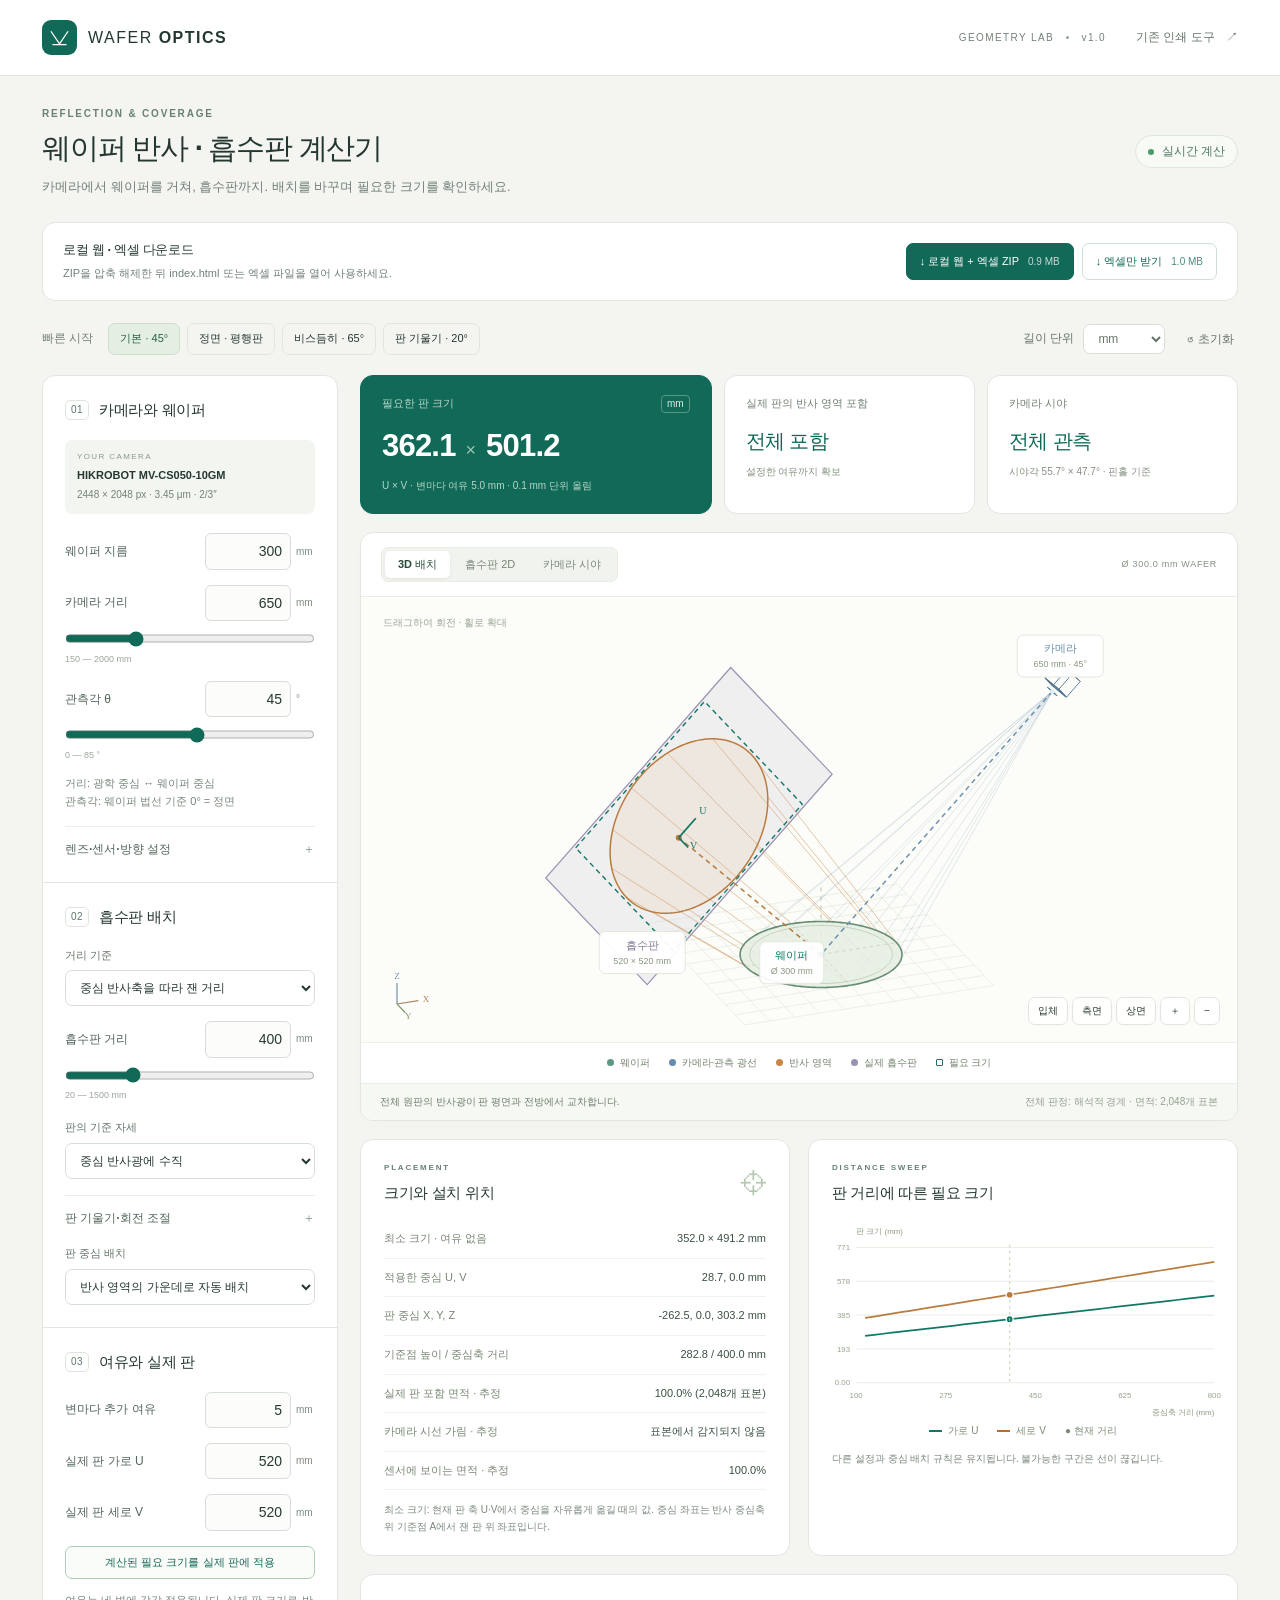
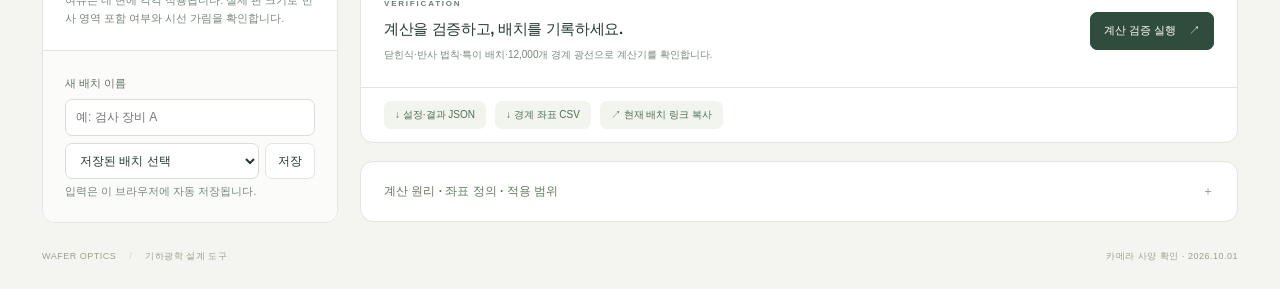
<file: wafer-optics/index.html>
<!doctype html>
<html lang="ko">
<head>
  <meta charset="utf-8">
  <meta name="viewport" content="width=device-width, initial-scale=1">
  <meta name="theme-color" content="#116957">
  <meta name="description" content="산업용 카메라와 300 mm 웨이퍼의 정반사 광선을 추적하여 흡수판의 크기, 위치, 시야를 계산합니다.">
  <title>웨이퍼 반사 · 흡수판 계산기 | Wafer Optics</title>
  <link rel="icon" href="data:image/svg+xml,%3Csvg xmlns='http://www.w3.org/2000/svg' viewBox='0 0 32 32'%3E%3Crect width='32' height='32' rx='8' fill='%23116957'/%3E%3Cpath d='m5 9 11 15L27 9M8 24h16' fill='none' stroke='white' stroke-width='2'/%3E%3C/svg%3E">
  <link rel="stylesheet" href="./styles.css">
  <script type="module" src="./app.mjs"></script>
</head>
<body>
  <a class="skip" href="#workspace">계산기로 바로 가기</a>
  <header class="topbar">
    <a class="brand" href="./" aria-label="Wafer Optics 처음으로"><span class="brand-icon" aria-hidden="true"><svg viewBox="0 0 32 32"><path d="m5 8 11 16L27 8M7 25h18"/></svg></span><span>WAFER <b>OPTICS</b></span></a>
    <div class="topbar-right"><span class="version">GEOMETRY LAB <i></i> v1.0</span><a href="../" class="subtle-link">기존 인쇄 도구 <span aria-hidden="true">↗</span></a></div>
  </header>
  <main>
    <div class="intro">
      <div><p class="eyebrow">REFLECTION & COVERAGE</p><h1>웨이퍼 반사 · 흡수판 계산기</h1><p class="intro-copy">카메라에서 웨이퍼를 거쳐, 흡수판까지. 배치를 바꾸며 필요한 크기를 확인하세요.</p></div>
      <div class="live-indicator"><span></span> 실시간 계산</div>
    </div>
    <section class="download-bar" aria-labelledby="download-title">
      <div><h2 id="download-title">로컬 웹 · 엑셀 다운로드</h2><p>ZIP을 압축 해제한 뒤 index.html 또는 엑셀 파일을 열어 사용하세요.</p></div>
      <div class="download-links"><a class="download-primary" href="./downloads/wafer-optics-local-and-excel.zip" download>↓ 로컬 웹 + 엑셀 ZIP <span>0.9 MB</span></a><a href="./downloads/wafer-optics.xlsx" download>↓ 엑셀만 받기 <span>1.0 MB</span></a></div>
    </section>
    <div class="toolbar">
      <div class="preset-bar" aria-label="배치 프리셋"><span class="toolbar-label">빠른 시작</span><div id="presets"></div></div>
      <div class="toolbar-actions"><label for="unit">길이 단위</label><select id="unit"><option value="mm">mm</option><option value="cm">cm</option><option value="in">inch</option></select><button id="reset" class="icon-text">↺ <span>초기화</span></button></div>
    </div>
    <button id="toggle-inputs" aria-expanded="false" aria-controls="input-controls">카메라·흡수판 입력 설정 ＋</button>
    <div class="workspace" id="workspace">
      <aside class="controls panel" id="input-controls" aria-label="계산 입력">
        <div class="control-section"><div class="section-heading"><span class="step">01</span><h2>카메라와 웨이퍼</h2></div>
          <div class="camera-card"><span class="micro-label">YOUR CAMERA</span><strong>HIKROBOT MV-CS050-10GM</strong><span>2448 × 2048 px · 3.45 μm · 2/3″</span></div>
          <div id="camera-fields"></div>
          <p class="field-note">거리: 광학 중심 ↔ 웨이퍼 중심<br>관측각: 웨이퍼 법선 기준 0° = 정면</p>
          <details><summary>렌즈·센서·방향 설정</summary><div id="optical-fields"></div><p class="field-note">초점거리와 센서 크기는 항상 mm입니다. 전체 센서 사용 기준이며, ROI 사용 시 유효 크기를 수정하세요.</p><button id="restore-sensor" class="text-button">카메라 센서 기본값 적용</button></details>
        </div>
        <div class="control-section"><div class="section-heading"><span class="step">02</span><h2>흡수판 배치</h2></div>
          <label class="select-label" for="distanceMode">거리 기준</label><select id="distanceMode" data-param="distanceMode"><option value="ray">중심 반사축을 따라 잰 거리</option><option value="height">웨이퍼면에서 잰 수직 높이</option></select>
          <div id="plate-fields"></div>
          <label class="select-label" for="plateMode">판의 기준 자세</label><select id="plateMode" data-param="plateMode"><option value="normal">중심 반사광에 수직</option><option value="parallel">웨이퍼와 평행</option></select>
          <details><summary>판 기울기·회전 조절</summary><div id="pose-fields"></div><p class="field-note">기울기 U → 기울기 V → 면내 회전 순서입니다. 아래 도면의 U·V축을 기준으로 합니다.</p></details>
          <label class="select-label" for="centerMode">판 중심 배치</label><select id="centerMode" data-param="centerMode"><option value="auto">반사 영역의 가운데로 자동 배치</option><option value="fixed">기준점에서 지정한 위치로 고정</option></select>
          <div id="offset-fields" hidden></div>
        </div>
        <div class="control-section"><div class="section-heading"><span class="step">03</span><h2>여유와 실제 판</h2></div><div id="size-fields"></div><button id="apply-size" class="outline-button full">계산된 필요 크기를 실제 판에 적용</button><p class="field-note">여유는 네 변에 각각 적용됩니다. 실제 판 크기로 반사 영역 포함 여부와 시선 가림을 확인합니다.</p></div>
        <div class="control-footer"><label for="preset-name">새 배치 이름</label><input id="preset-name" type="text" maxlength="80" placeholder="예: 검사 장비 A"><div class="save-row"><select id="saved-presets" aria-label="내 배치"><option value="">저장된 배치 선택</option></select><button id="save-preset" title="현재 배치 저장">저장</button></div><span id="storage-status" class="field-note">입력은 이 브라우저에 자동 저장됩니다.</span></div>
      </aside>
      <div class="results-column">
        <section class="metrics" aria-label="계산 결과" aria-live="polite" aria-atomic="true">
          <div class="metric primary"><div class="metric-label">필요한 판 크기 <span id="result-unit">mm</span></div><div class="dimension-value"><strong id="width-result">—</strong><span>×</span><strong id="height-result">—</strong></div><p id="size-caption">가로 U × 세로 V · 가장자리 여유 포함</p></div>
          <div class="metric"><div class="metric-label">실제 판의 반사 영역 포함</div><strong class="state-value" id="plate-status">계산 중</strong><p id="plate-caption">원판 전체의 경계로 판정</p></div>
          <div class="metric"><div class="metric-label">카메라 시야</div><strong class="state-value" id="fov-status">계산 중</strong><p id="fov-caption">센서 안에 웨이퍼가 들어오는지 확인</p></div>
        </section>
        <div id="alerts" aria-live="polite"></div>
        <section class="panel scene-panel" aria-label="배치 시각화">
          <div class="scene-toolbar"><div role="tablist" aria-label="시각화 선택"><button role="tab" id="tab-scene" aria-selected="true" aria-controls="view-scene" data-view="scene">3D 배치</button><button role="tab" id="tab-plate" aria-selected="false" aria-controls="view-plate" data-view="plate" tabindex="-1">흡수판 2D</button><button role="tab" id="tab-sensor" aria-selected="false" aria-controls="view-sensor" data-view="sensor" tabindex="-1">카메라 시야</button></div><span class="scene-badge" id="wafer-badge">Ø 300 mm WAFER</span></div>
          <div id="view-scene" role="tabpanel" aria-labelledby="tab-scene" class="view-pane"><canvas id="scene" tabindex="0" aria-label="카메라, 웨이퍼, 흡수판의 3차원 배치. 드래그 또는 방향키로 회전, 더하기와 빼기로 확대 축소할 수 있습니다."></canvas><div class="scene-caption">드래그하여 회전 · 휠로 확대</div><div class="view-buttons"><button id="view-home" title="입체 보기 초기화">입체</button><button id="view-side" title="관측 평면에서 옆으로 보기">측면</button><button id="view-top" title="위에서 보기">상면</button><button id="zoom-in" aria-label="3D 확대">＋</button><button id="zoom-out" aria-label="3D 축소">−</button></div></div>
          <div id="view-plate" role="tabpanel" aria-labelledby="tab-plate" class="view-pane" hidden><svg id="plate-svg" viewBox="0 0 840 430" role="img" aria-label="흡수판 U·V 좌표에서 반사 영역, 필요 크기, 실제 판을 비교하는 도면"></svg><p class="plot-caption">현재 판 축 기준 최소 사각형 · 십자 표시는 반사 중심축의 기준점</p></div>
          <div id="view-sensor" role="tabpanel" aria-labelledby="tab-sensor" class="view-pane" hidden><svg id="sensor-svg" viewBox="0 0 840 430" role="img" aria-label="센서의 실제 크기와 웨이퍼의 핀홀 투영 영역"></svg><p class="plot-caption">왜곡 없는 핀홀 투영 · 광학 중심은 웨이퍼 중심을 바라봅니다.</p></div>
          <div class="legend"><span><i class="swatch wafer"></i>웨이퍼</span><span><i class="swatch camera"></i>카메라·관측 광선</span><span><i class="swatch ray"></i>반사 영역</span><span><i class="swatch plate"></i>실제 흡수판</span><span><i class="swatch required"></i>필요 크기</span></div>
          <div class="scene-status"><span id="geometry-status">배치를 계산하고 있습니다.</span><span id="sampling-status">해석적 경계 + 면적 표본</span></div>
        </section>
        <div class="detail-grid">
          <section class="panel result-detail"><div class="panel-heading"><div><p class="eyebrow">PLACEMENT</p><h2>크기와 설치 위치</h2></div><span class="mini-icon" aria-hidden="true">⌖</span></div><dl id="details-list"></dl><p class="field-note" id="minimum-note">최소 크기는 현재 판 방향에서 중심을 자유롭게 옮길 수 있을 때의 값입니다.</p></section>
          <section class="panel trend-panel"><div class="panel-heading"><div><p class="eyebrow">DISTANCE SWEEP</p><h2>판 거리에 따른 필요 크기</h2></div></div><svg id="trend-svg" viewBox="0 0 490 230" role="img" aria-label="다른 설정을 유지하고 흡수판 거리만 바꾸었을 때의 가로 및 세로 크기 변화"></svg><div class="trend-legend"><span><i style="background:#127765"></i>가로 U</span><span><i style="background:#b16e30"></i>세로 V</span><span>● 현재 거리</span></div><p class="field-note">다른 설정과 중심 배치 규칙은 유지됩니다. 불가능한 구간은 선이 끊깁니다.</p></section>
        </div>
        <section class="panel verification"><div class="verification-header"><div><p class="eyebrow">VERIFICATION</p><h2>계산을 검증하고, 배치를 기록하세요.</h2><p class="field-note">닫힌식·반사 법칙·특이 배치·12,000개 경계 광선으로 계산기를 확인합니다.</p></div><button id="run-validation" class="dark-button">계산 검증 실행 <span aria-hidden="true">↗</span></button></div><div id="validation-results" hidden aria-live="polite"></div><div class="export-actions"><button id="export-json">↓ 설정·결과 JSON</button><button id="export-csv">↓ 경계 좌표 CSV</button><button id="share">↗ 현재 배치 링크 복사</button><span id="feedback" role="status"></span></div><input id="share-fallback" readonly hidden aria-label="복사할 배치 URL"></section>
        <details class="panel method"><summary>계산 원리 · 좌표 정의 · 적용 범위</summary><div class="method-body"><div><h3>웨이퍼에서 반사되는 광선을 역추적합니다.</h3><p>웨이퍼는 z = 0 평면의 원판이며, 카메라 C는 중심 O를 바라봅니다. 관측 방향의 광선을 카메라에서 웨이퍼로 보낸 뒤 정반사시켜, 그 연장선과 흡수판 평면의 교차점을 구합니다.</p><p class="formula">d = P − C &nbsp; → &nbsp; r = d − 2(d · N)N<br>Q = P + t r &nbsp;,&nbsp; t = n · (A − P) / (n · r)</p><p>N은 웨이퍼 법선, n은 판 법선, A는 중심 반사축 위의 기준점입니다. 모든 원판 점에서 t &gt; 0이어야 합니다. 판 좌표 U·V의 해석적 최솟값·최댓값이 필요한 사각형을 결정합니다. 면내 회전값을 고정한 최소이며, 모든 회전에 걸친 최소 면적을 탐색하지는 않습니다.</p></div><div><h3>정밀 광학 설계 전의 기하 검토</h3><p>평평한 웨이퍼, 이상적인 정반사, 하나의 광학 중심과 왜곡 없는 렌즈를 가정합니다. 8 mm 초점거리와 센서 크기는 카메라 시야를 결정하며, 같은 카메라 위치에서 웨이퍼 전체의 반사 영역 크기는 바꾸지 않습니다.</p><p>렌즈 입사동공의 유한 크기, 렌즈 왜곡, 웨이퍼 휨·거칠기, 초점·심도, 기구물의 두께는 포함하지 않습니다. 현장에서는 측정한 광학 중심 거리와 여유를 적용하세요. 본체 앞면에서 잰 작업거리는 광학 중심 거리와 다를 수 있습니다.</p><p>판 포함·센서 시야의 전체 판정은 해석적입니다. 면적 비율과 시선 가림은 원판의 균등 면적 표본 2,048개로 추정하며, 아주 작은 가림은 놓칠 수 있습니다. 시선 가림은 입력한 실제 판의 얇은 평면만 검사합니다.</p></div><div class="source-links"><a href="https://www.hikrobotics.com/cn2/source/vision/document/2023/12/6/MV-CS050-10GM%28NPOE%29_20230508.pdf" target="_blank" rel="noopener">HIKROBOT 카메라 사양 ↗</a><a href="https://www.pbr-book.org/4ed/Reflection_Models/Specular_Reflection_and_Transmission" target="_blank" rel="noopener">정반사 모델 · PBRT ↗</a><a href="https://www.edmundoptics.com/knowledge-center/application-notes/imaging/understanding-focal-length-and-field-of-view" target="_blank" rel="noopener">초점거리와 시야 · Edmund Optics ↗</a></div></div></details>
      </div>
    </div>
    <footer><span>WAFER OPTICS <span class="footer-divider">/</span> 기하광학 설계 도구</span><span>카메라 사양 확인 · 2026.10.01</span></footer>
  </main>
  <noscript><div class="noscript">이 계산기는 JavaScript가 필요합니다. 브라우저에서 JavaScript를 활성화해 주세요.</div></noscript>
</body>
</html>
</file>
<file: wafer-optics/styles.css>
:root{--bg:#f4f5f1;--panel:#fff;--ink:#253830;--muted:#718078;--line:#e1e7e0;--green:#116957;--green-soft:#eaf3ed;--amber:#a26524;--red:#b8483f;--radius:13px;font-family:Inter,"Segoe UI","Malgun Gothic",Arial,sans-serif;color:var(--ink);font-synthesis:none}
*{box-sizing:border-box}body{margin:0;background:var(--bg);font-size:14px;line-height:1.6}button,input,select{font:inherit;color:inherit}button,a,select,input{ -webkit-tap-highlight-color:transparent}button,select{cursor:pointer}button{border:1px solid var(--line);background:#fff;border-radius:7px;padding:8px 12px;line-height:1.4;transition:background .15s,border-color .15s}button:hover{background:#f1f5ef;border-color:#a5bbb0}button:disabled{cursor:not-allowed;opacity:.5}button:focus-visible,a:focus-visible,select:focus-visible,input:focus-visible,summary:focus-visible,canvas:focus-visible{outline:3px solid #e5ad51;outline-offset:3px}a{color:var(--green);text-decoration:none}a:hover{text-decoration:underline}h1,h2,h3,p{margin:0}h1{font-size:29px;letter-spacing:-1.2px;line-height:1.4;font-weight:700}h2{font-size:15px;letter-spacing:-.35px;font-weight:650}h3{font-size:14px;margin-bottom:12px}select{border:1px solid #d7e0d6;background:#fff;border-radius:7px;padding:9px 27px 9px 10px;max-width:100%;font-size:12px}input[type=number]{width:86px;border:1px solid #d6dfd7;border-radius:6px;padding:6px 8px;text-align:right;background:#fcfdfb;font-variant-numeric:tabular-nums;appearance:textfield;-moz-appearance:textfield}input[type=number]::-webkit-inner-spin-button{appearance:none}input[aria-invalid=true]{border-color:var(--red);background:#fff3f1}input[type=range]{width:100%;accent-color:var(--green);height:17px;cursor:pointer;margin:9px 0 0}input[type=range]:focus-visible{outline-offset:1px}summary{cursor:pointer;list-style:none;font-size:12px;font-weight:600;color:#53685b}summary:after{content:'＋';float:right;color:#849487}details[open]>summary:after{content:'−'}[hidden]{display:none!important}.skip{position:absolute;left:20px;top:-80px;background:#fff;padding:14px;z-index:100}.skip:focus{top:10px}.topbar{height:76px;background:#fff;border-bottom:1px solid var(--line);padding:0 42px;display:flex;align-items:center;justify-content:space-between}.brand{display:flex;align-items:center;gap:11px;color:var(--ink);font-size:16px;letter-spacing:1.5px;font-weight:450}.brand:hover{text-decoration:none}.brand b{font-weight:750}.brand-icon{background:var(--green);height:35px;width:35px;border-radius:9px;display:inline-flex;padding:5px}.brand-icon svg{stroke:#fff;fill:none;stroke-width:1.65}.topbar-right{display:flex;align-items:center;gap:30px}.version{font-size:10px;letter-spacing:1.4px;color:#738278}.version i{display:inline-block;height:3px;width:3px;background:#93a196;border-radius:50%;vertical-align:middle;margin:0 8px}.subtle-link{color:#647368;font-size:12px}.subtle-link span{margin-left:8px}main{max-width:1620px;margin:auto;padding:30px 42px 0}.intro{display:flex;justify-content:space-between;align-items:center;margin-bottom:25px}.eyebrow{font-size:10px;font-weight:700;letter-spacing:1.8px;color:#688174;margin-bottom:6px}.intro-copy{color:var(--muted);font-size:13px;margin-top:8px}.live-indicator{display:flex;align-items:center;gap:8px;font-size:12px;padding:6px 12px;border:1px solid #dce8dc;border-radius:20px;background:#f7faf5;color:#4f7760}.live-indicator span{width:6px;height:6px;border-radius:50%;background:#479b69}.toolbar{display:flex;align-items:center;justify-content:space-between;gap:15px;margin-bottom:20px}.preset-bar,.toolbar-actions,#presets{display:flex;align-items:center;gap:7px;flex-wrap:wrap}.toolbar-label{font-size:12px;color:#748277;margin-right:8px}#presets button{font-size:11px;padding:7px 11px;background:transparent}#presets button.active{background:#e4eee3;color:#286148;border-color:#cddfcb}.toolbar-actions{font-size:12px;color:#667568;gap:9px}.toolbar-actions select{padding-top:6px;padding-bottom:6px;background:#fff}.icon-text{background:transparent;border-color:transparent;padding:6px 3px 6px 12px;font-size:13px}.icon-text span{font-size:12px}.workspace{display:grid;grid-template-columns:296px minmax(0,1fr);gap:22px;align-items:start}.panel{background:var(--panel);border:1px solid var(--line);border-radius:var(--radius);overflow:hidden}.controls{overflow:hidden}.control-section{padding:22px;border-bottom:1px solid var(--line)}.section-heading{display:flex;align-items:center;gap:10px;margin-bottom:18px}.step{font-size:10px;letter-spacing:.5px;color:#61796b;border:1px solid #dce6da;border-radius:5px;padding:1px 5px;line-height:1.6}.camera-card{padding:11px 12px;background:#f3f6f0;border-radius:7px;margin-bottom:19px;display:flex;flex-direction:column;gap:3px}.camera-card strong{font-size:11px;letter-spacing:0}.camera-card>span:last-child{font-size:10px;color:#738273}.micro-label{font-size:8px;letter-spacing:1.4px;color:#8a9989}.field{margin-top:15px}.field-head{display:flex;align-items:center;justify-content:space-between;gap:6px}.field label{font-size:12px;color:#526459}.input-wrap{display:flex;gap:5px;align-items:center}.input-unit{font-size:10px;color:#7d8a80;min-width:19px}.field-note{font-size:11px;color:#78877b;line-height:1.65;margin-top:12px}.field-ticks{display:flex;justify-content:space-between;font-size:9px;color:#9aa59a;margin-top:-2px}.controls details{border-top:1px solid #e9eee6;padding-top:13px;margin-top:16px}.select-label{display:block;font-size:11px;color:#637468;margin:17px 0 6px}.controls select{width:100%}.control-footer{padding:20px 22px;background:#fbfcf9}.control-footer>label{font-size:11px;color:#5e7363}.save-row{display:flex;gap:6px;margin-top:7px}.save-row select{min-width:0}.save-row button{white-space:nowrap;font-size:12px}.text-button{border:0;background:transparent;color:var(--green);font-size:11px;padding:8px 0}.outline-button{font-size:11px;color:var(--green);border-color:#aecdbb;background:#f9fcf8;margin-top:15px}.full{width:100%}.results-column{display:flex;flex-direction:column;gap:18px;min-width:0}.metrics{display:grid;grid-template-columns:1.4fr 1fr 1fr;gap:12px}.metric{padding:19px 21px;border:1px solid var(--line);border-radius:var(--radius);background:#fff;min-width:0}.metric.primary{background:var(--green);border-color:var(--green);color:#fff}.metric-label{font-size:11px;color:#728174;display:flex;justify-content:space-between;gap:8px;align-items:center}.primary .metric-label{color:#b8d7c9}.primary .metric-label span{font-size:10px;border:1px solid #5b9583;border-radius:4px;padding:0 5px;color:#dfefe6}.dimension-value{display:flex;align-items:baseline;gap:10px;margin:8px 0 5px;font-variant-numeric:tabular-nums;white-space:nowrap}.dimension-value strong{font-size:31px;letter-spacing:-.8px;font-weight:550}.dimension-value>span{color:#9ec5b1;font-size:18px}.metric p{font-size:10px;line-height:1.6;color:#849080;margin-top:7px}.primary p{color:#b8d7c9}.state-value{display:block;font-size:20px;font-weight:550;letter-spacing:-.6px;margin-top:12px;color:var(--green)}.state-value.warning{color:var(--amber)}.state-value.bad{color:var(--red)}#alerts:empty{display:none}.alert{border:1px solid #e7d7b9;background:#fffbf1;border-radius:8px;color:#896129;padding:10px 14px;font-size:12px;margin-bottom:8px}.alert:last-child{margin-bottom:0}.alert.error{background:#fff4f1;border-color:#eed0c7;color:#ab5144}.scene-panel{box-shadow:0 4px 16px #23372303}.scene-toolbar{display:flex;justify-content:space-between;align-items:center;padding:14px 20px;border-bottom:1px solid #e9eee7;gap:10px}.scene-toolbar [role=tablist]{display:flex;padding:3px;gap:2px;background:#f1f4ee;border:1px solid #e8ece3;border-radius:7px}.scene-toolbar [role=tab]{font-size:11px;border:0;background:transparent;color:#7a8678;padding:6px 13px;white-space:nowrap}.scene-toolbar [aria-selected=true]{background:#fff;color:#264c39;box-shadow:0 1px 3px #15291914;border-radius:5px;font-weight:650}.scene-badge{font-size:9px;color:#829180;letter-spacing:.7px}.view-pane{height:445px;position:relative;background:#fcfdf9;overflow:hidden}.view-pane canvas,.view-pane>svg{width:100%;height:100%;display:block}.view-pane canvas{cursor:grab;touch-action:none}.view-pane canvas:active{cursor:grabbing}.scene-caption{position:absolute;top:18px;left:22px;font-size:10px;color:#9aa593;pointer-events:none}.view-buttons{position:absolute;right:17px;bottom:17px;display:flex;gap:4px}.view-buttons button{padding:6px 9px;font-size:10px;background:#ffffffeb;box-shadow:0 1px 2px #28362405}.plot-caption{position:absolute;left:0;bottom:9px;text-align:center;width:100%;font-size:10px;color:#8a9784;pointer-events:none}.legend{display:flex;flex-wrap:wrap;justify-content:center;gap:19px;padding:12px 15px;border-top:1px solid #edf0e8;font-size:10px;color:#74826f}.legend>span,.trend-legend>span{display:flex;align-items:center;gap:6px}.swatch{display:inline-block;width:7px;height:7px;border-radius:50%}.swatch.wafer{background:#5c9685}.swatch.camera{background:#668cb3}.swatch.ray{background:#c88746}.swatch.plate{background:#9b91b4}.swatch.required{border:1px solid #107967;background:transparent;border-radius:1px}.scene-status{display:flex;justify-content:space-between;gap:10px;padding:10px 19px;background:#f6f8f3;color:#6b7d69;font-size:10px;border-top:1px solid #ebeee5}.scene-status span:last-child{color:#92a08e}.detail-grid{display:grid;grid-template-columns:1fr 1fr;gap:18px}.panel-heading{display:flex;justify-content:space-between;align-items:center;padding:22px 23px 10px}.panel-heading .eyebrow{font-size:8px;letter-spacing:1.8px}.mini-icon{font-size:27px;color:#b5c6b0}.result-detail{padding-bottom:20px}.result-detail dl{margin:5px 23px 0}.result-detail dl>div{display:flex;justify-content:space-between;gap:10px;padding:10px 0;border-bottom:1px solid #f0f3ed;font-size:11px}.result-detail dt{color:#778673}.result-detail dd{margin:0;color:#3a5140;text-align:right;font-variant-numeric:tabular-nums}.result-detail .field-note{margin-left:23px;margin-right:23px;font-size:10px}.trend-panel{padding-bottom:16px}.trend-panel>svg{width:100%;height:208px;display:block}.trend-legend{display:flex;justify-content:center;gap:19px;font-size:10px;color:#7c8a75}.trend-legend i{width:13px;height:2px;display:inline-block}.trend-panel>.field-note{margin:12px 23px 0;font-size:10px}.verification-header{display:flex;justify-content:space-between;align-items:center;gap:15px;padding:23px}.verification-header .eyebrow{font-size:8px}.verification-header .field-note{font-size:10px;margin-top:6px}.dark-button{background:#304c3c;border-color:#304c3c;color:#fff;font-size:11px;padding:10px 13px;white-space:nowrap}.dark-button:hover{background:#44604d;color:#fff}.dark-button span{margin-left:10px}.export-actions{padding:13px 23px;border-top:1px solid var(--line);display:flex;align-items:center;gap:9px;flex-wrap:wrap}.export-actions button{font-size:10px;border:0;background:#f1f5ed;color:#516d55;padding:7px 11px}#feedback{font-size:10px;color:#517351}#share-fallback{margin:0 23px 15px;width:calc(100% - 46px);font-size:11px;padding:8px;border:1px solid var(--line)}#validation-results{margin:0 23px 18px;font-size:11px}#validation-results>strong{display:block;margin-bottom:10px;color:var(--green)}.check-row{display:flex;justify-content:space-between;align-items:center;padding:7px 0;border-top:1px solid #eef2e9;gap:15px}.check-row>span:first-child{color:#62715e}.check-row>span:last-child{color:var(--green);white-space:nowrap}.check-row.failed>span:last-child{color:var(--red)}.method>summary{padding:20px 23px;font-size:12px;color:#657961}.method-body{padding:0 23px 24px;display:grid;grid-template-columns:1fr 1fr;gap:23px}.method-body p{font-size:11px;color:#7c8976;margin-bottom:13px;line-height:1.85}.method-body .formula{font-family:Consolas,monospace;padding:12px;background:#f4f7f0;border:1px solid #e7ede0;color:#56744f;border-radius:5px}.source-links{grid-column:1/-1;display:flex;gap:20px;flex-wrap:wrap;font-size:10px}footer{display:flex;justify-content:space-between;padding:26px 0;color:#98a28f;font-size:9px;letter-spacing:.5px}.footer-divider{margin:0 10px;color:#c9d2c1}.noscript{position:fixed;top:0;left:0;right:0;padding:20px;background:#fff0e0;color:#b45b36;z-index:100}
@media(min-width:1500px){.view-pane{height:500px}.dimension-value strong{font-size:37px}}
@media(max-width:1150px){main{padding:24px 24px 0}.topbar{padding:0 24px}.workspace{grid-template-columns:264px minmax(0,1fr);gap:16px}.control-section{padding:18px}.control-footer{padding:18px}.metrics{grid-template-columns:1.2fr 1fr;gap:10px}.metric:last-child{grid-column:1/-1;display:flex;align-items:center;gap:20px;padding:12px 17px}.metric:last-child .state-value,.metric:last-child p{margin:0}.metric:last-child p{margin-left:auto}.dimension-value strong{font-size:27px}.metric{padding:15px 17px}.detail-grid{grid-template-columns:1fr}.result-detail dl{display:grid;grid-template-columns:1fr 1fr;column-gap:20px}.version{display:none}.toolbar{align-items:flex-start}.toolbar-actions{flex-shrink:0}.view-pane{height:405px}.scene-toolbar{padding:12px}.scene-badge{display:none}.legend{gap:12px}.verification-header{align-items:flex-start;flex-direction:column}.method-body{grid-template-columns:1fr}}
@media(max-width:760px){.topbar{height:63px;padding:0 18px}.brand{font-size:13px;gap:8px}.brand-icon{height:29px;width:29px}.subtle-link{font-size:10px}.topbar-right{gap:0}main{padding:21px 16px 0}h1{font-size:23px;letter-spacing:-.7px}.intro{margin-bottom:20px}.intro-copy{font-size:11px;max-width:300px}.live-indicator{display:none}.toolbar{display:block}.toolbar-label{display:none}.toolbar-actions{margin-top:14px;justify-content:flex-end}.workspace{display:flex;flex-direction:column}.controls{width:100%;order:2}.results-column{width:100%;order:1;gap:14px}.metrics{gap:8px}.metric{padding:14px 13px}.dimension-value{gap:7px}.dimension-value strong{font-size:25px}.metric-label{font-size:10px}.state-value{font-size:17px}.metric p{font-size:9px}.metric:last-child{padding:10px 13px;gap:12px}.metric:last-child p{max-width:110px;text-align:right}.scene-toolbar{padding:9px 12px}.scene-toolbar [role=tab]{padding:6px 12px}.view-pane{height:360px}.scene-caption{top:12px;left:14px;font-size:9px}.scene-status{padding:9px 13px;flex-wrap:wrap;gap:2px;font-size:9px}.scene-status span:last-child{display:none}.legend{font-size:9px;gap:10px;padding:11px 9px}.view-buttons{bottom:12px;right:12px}.panel-heading{padding:19px 19px 8px}.result-detail dl{margin-left:19px;margin-right:19px;display:block}.result-detail .field-note{margin-left:19px;margin-right:19px}.result-detail dl>div{font-size:11px;padding:8px 0}.detail-grid{gap:14px}.trend-panel>svg{height:205px}.verification-header{padding:19px}.verification-header h2{font-size:14px}.verification-header .field-note{font-size:10px}.export-actions{padding:12px 19px;gap:7px}.method>summary{padding:17px 19px}.method-body{padding:0 19px 20px}.control-section{padding:22px}.field label{font-size:13px}.controls summary{font-size:13px}.field{margin-top:20px}.controls{margin-top:7px}.camera-card strong{font-size:13px}.field-note{font-size:12px}.control-footer{padding:22px}footer{align-items:flex-start;gap:12px;font-size:8px}.source-links{gap:12px}#presets{gap:6px}#presets button{font-size:10px;padding:7px 9px}.alert{font-size:11px}.scene-panel{scroll-margin-top:10px}}
.export-preview{margin:0 23px 17px}.export-preview summary{font-size:10px}.export-preview textarea{width:100%;margin-top:10px;padding:10px;border:1px solid var(--line);border-radius:6px;background:#fbfcf9;font:11px Consolas,monospace;color:#4a6450;resize:vertical}
.dimension-value{flex-wrap:wrap}
#preset-name{width:100%;padding:8px 10px;border:1px solid #d7e0d6;border-radius:7px;background:white;font-size:12px;margin-top:6px}
#toggle-inputs{display:none}
@media(max-width:760px){#toggle-inputs{display:block;width:100%;margin:0 0 16px;padding:11px 15px;background:#e6efe3;border-color:#cddcc6;color:#345d3d;text-align:left;font-size:12px}.controls{display:none}.mobile-controls-open .controls{display:block;order:0;margin-bottom:7px}}
@media(prefers-reduced-motion:reduce){*{transition:none!important}}
.download-bar{display:flex;align-items:center;justify-content:space-between;gap:18px;padding:17px 20px;margin-bottom:22px;border:1px solid var(--line);border-radius:var(--radius);background:#fff}
.download-bar h2{font-size:13px}.download-bar p{font-size:11px;color:var(--muted);margin-top:4px}
.download-links{display:flex;align-items:center;gap:8px;flex-wrap:wrap;flex-shrink:0}
.download-links a{display:inline-flex;align-items:center;justify-content:center;gap:9px;padding:9px 13px;border:1px solid #cddfd5;border-radius:7px;color:var(--green);font-size:11px}
.download-links a:hover{background:var(--green-soft);text-decoration:none}.download-links a span{font-size:10px;opacity:.75}
.download-links .download-primary{background:var(--green);border-color:var(--green);color:#fff}.download-links .download-primary:hover{background:#0c5748}
@media(max-width:1150px){.download-bar{align-items:flex-start;flex-direction:column;gap:12px}}
@media(max-width:760px){.download-bar{padding:15px;margin-bottom:18px}.download-links{width:100%}.download-links a{flex:1 1 170px;padding:10px}.download-bar p{font-size:11px}}
@media print{.download-bar{display:none!important}}
@media print{.topbar,.toolbar,.controls,.view-buttons,.scene-caption,.export-actions,#run-validation,footer{display:none!important}main{padding:0}.workspace{display:block}.results-column{display:block}.panel,.metrics{break-inside:avoid;margin-bottom:14px}.view-pane{height:350px}body{background:#fff}.primary{print-color-adjust:exact;-webkit-print-color-adjust:exact}}
</file>
